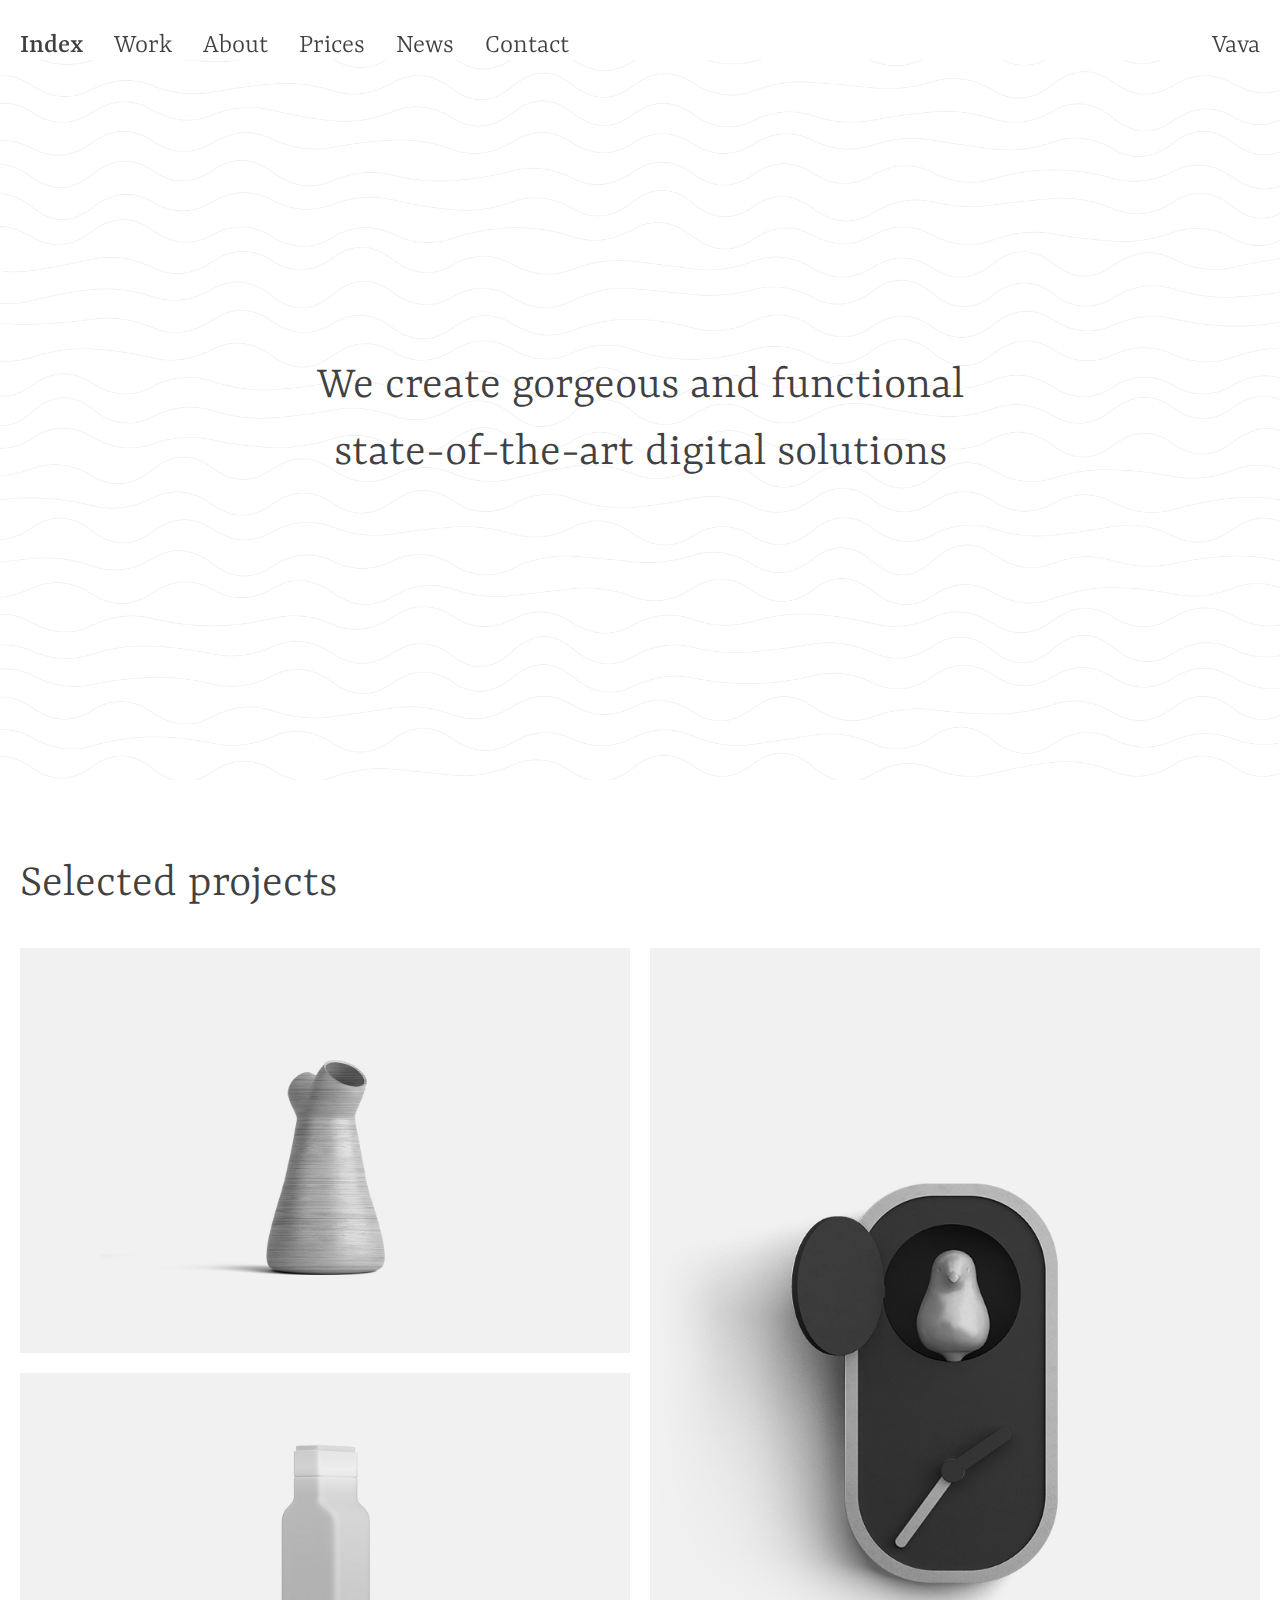
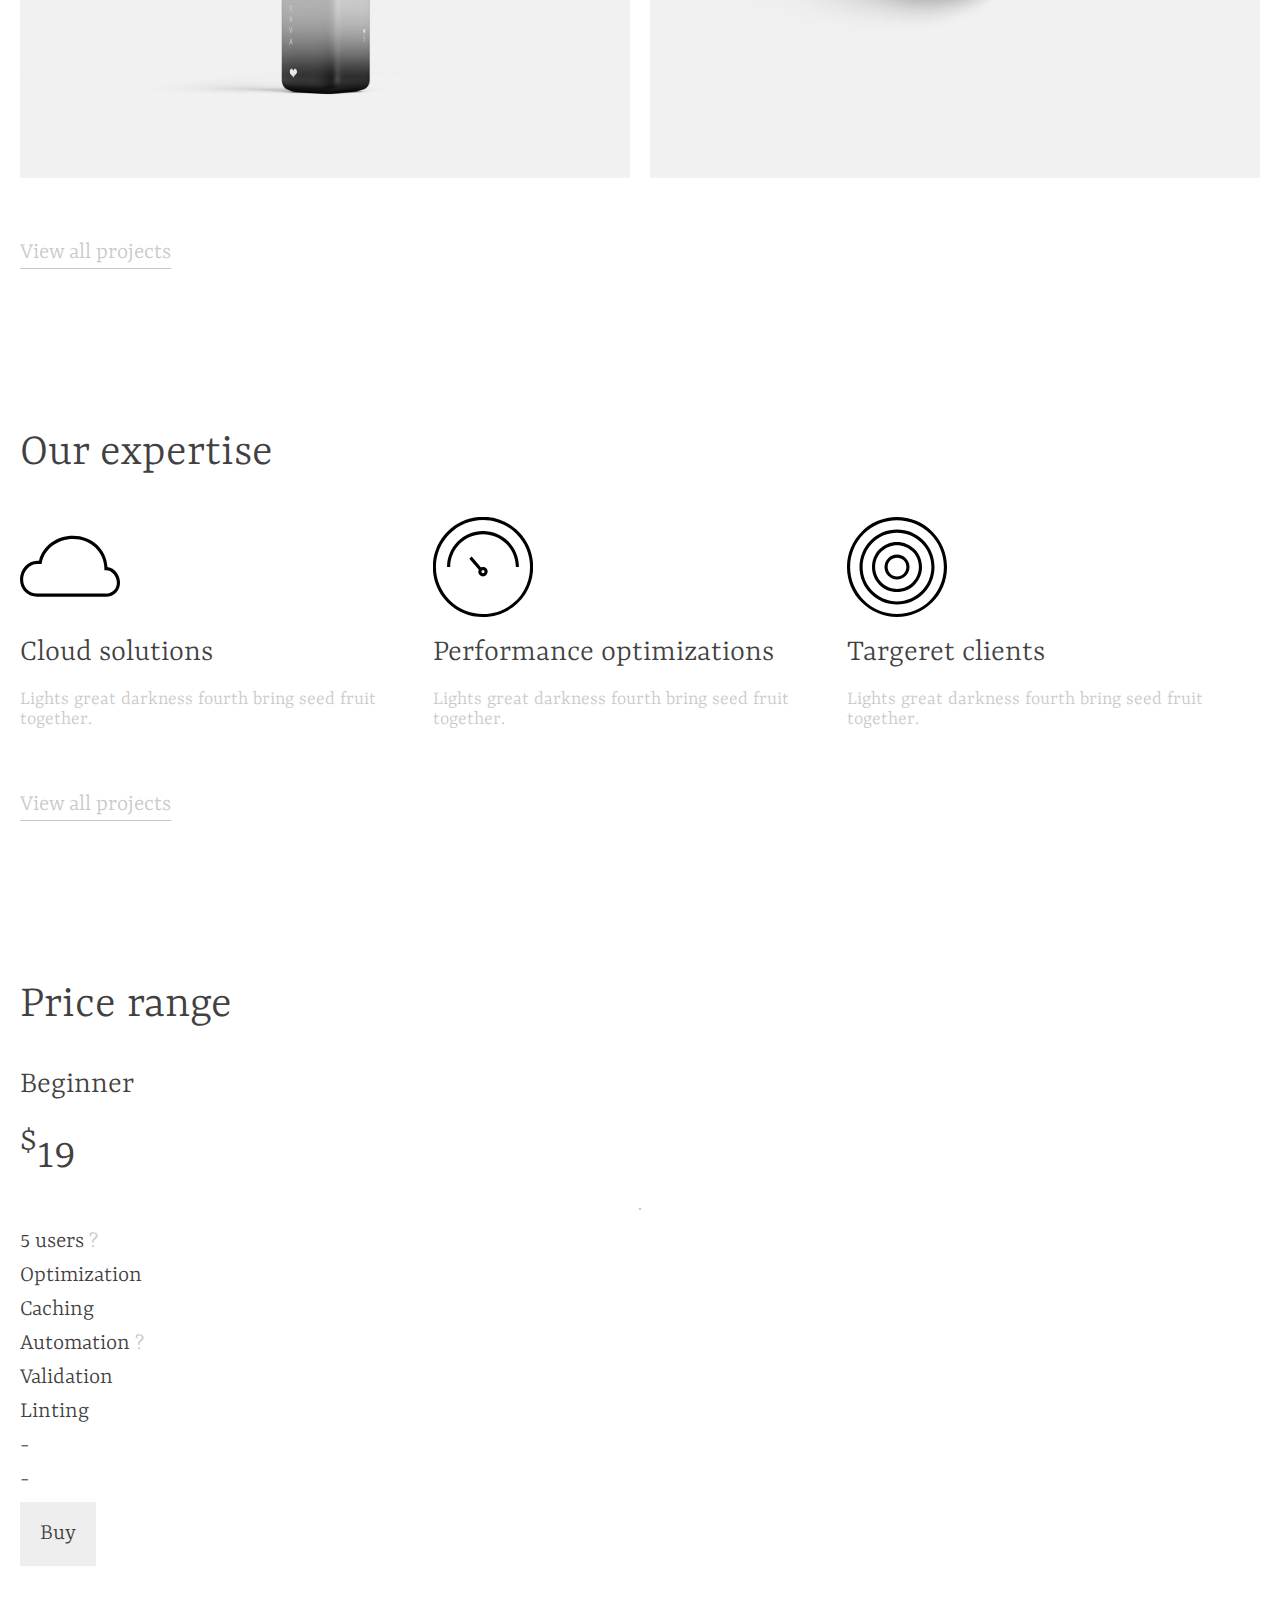
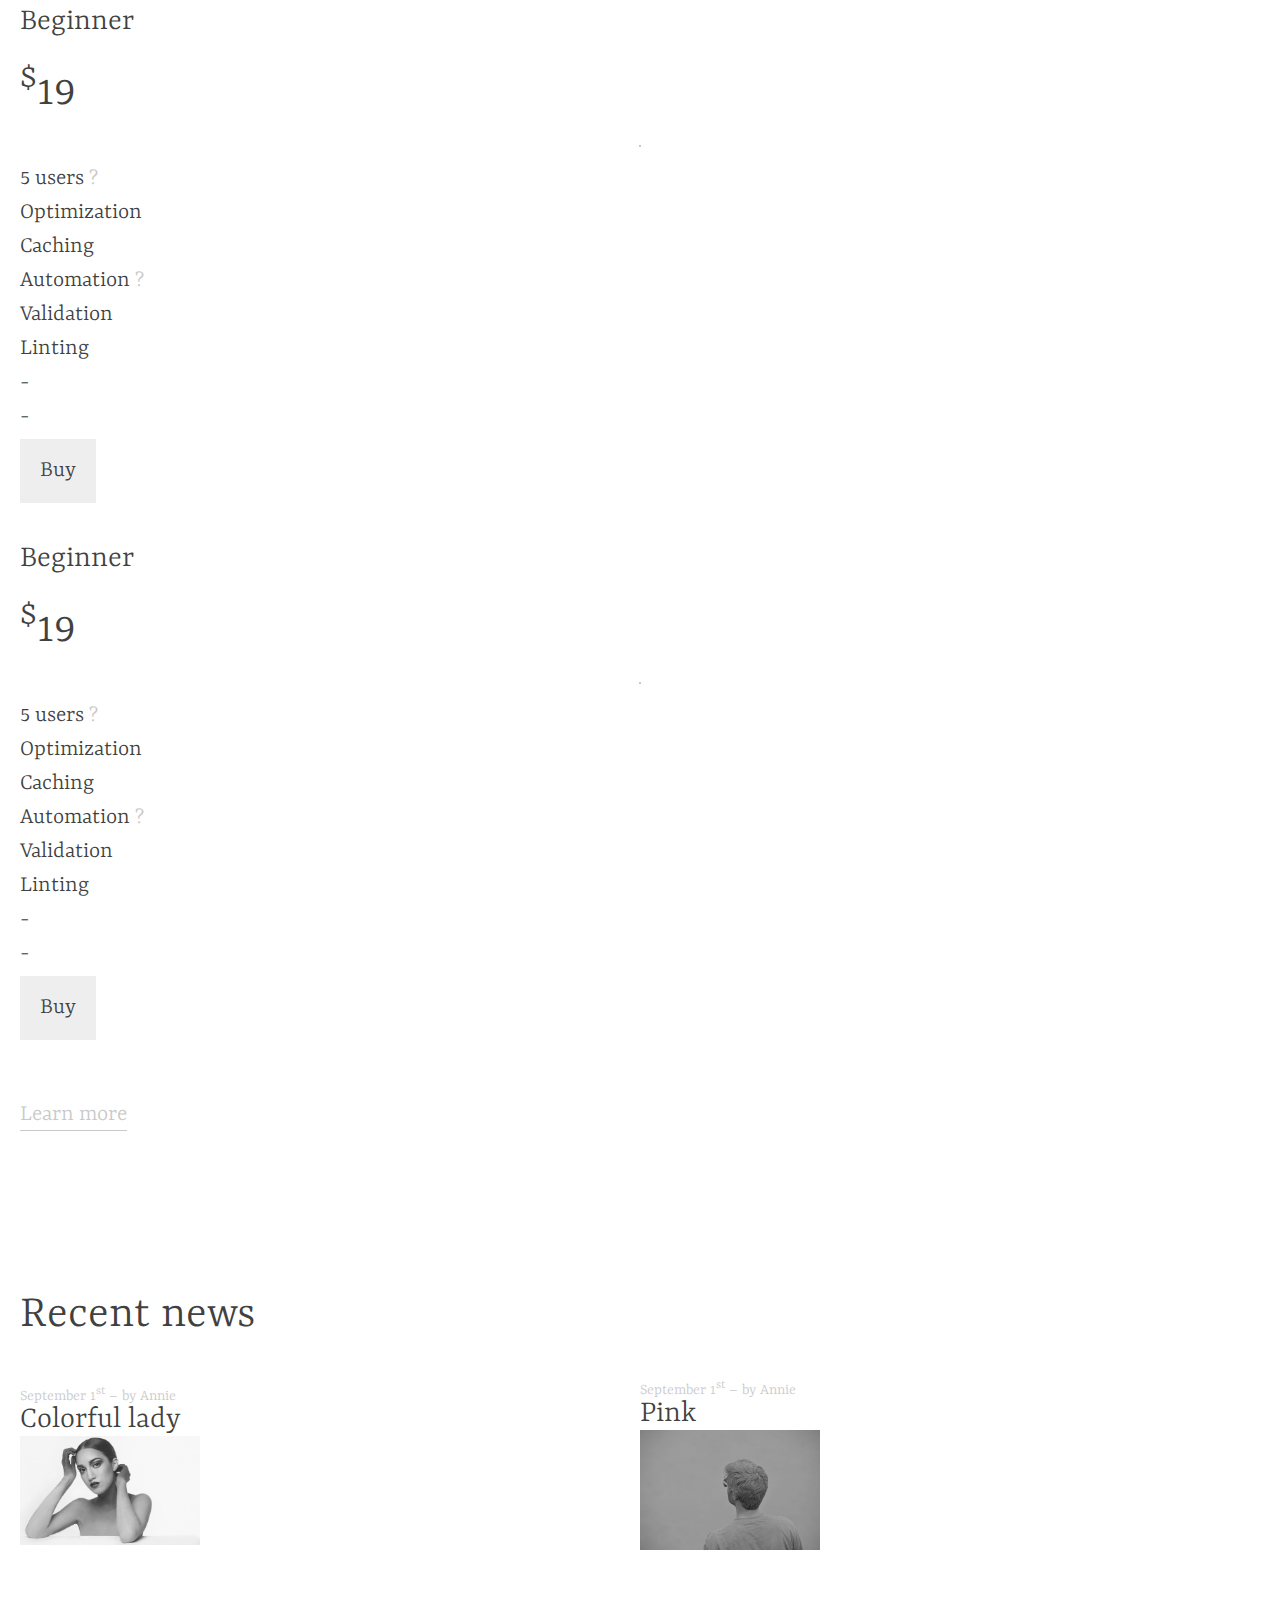
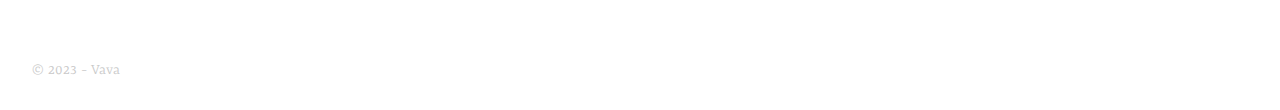
<file: index.html>
<!DOCTYPE html>
<html lang="en">

<head>
    <meta charset="UTF-8">
    <meta name="viewport" content="width=device-width, initial-scale=1.0">
    <title>Vava - Index</title>
    <link rel="stylesheet" href="./css/style.css">
</head>

<body>

    <div class="wrapper">
        <header>
            <nav class="container">
                <a href="index.html">Vava</a>
                <div id="btnMenu">Menú</div>
                <ul class="menu">
                    <li><a class="active" href="index.html">Index</a></li>
                    <li><a href="#">Work</a></li>
                    <li><a href="about.html">About</a></li>
                    <li><a href="#">Prices</a></li>
                    <li><a href="#">News</a></li>
                    <li><a href="#">Contact</a></li>
                </ul>
            </nav>
        </header>
        <section class="hero">
            <h1>We create gorgeous and functional state-of-the-art digital solutions</h1>
        </section>
        <main>

            <section id="projects">
                <div class="container">
                    <h2>Selected projects</h2>
                    <div class="grid">
                        <article>
                            <h3>Wooden</h3>
                        </article>
                        <article>
                            <h3>Bootle</h3>
                        </article>
                        <article>
                            <h3>Coo Coo</h3>
                        </article>
                    </div>
                </div>
                <p class="more"><a href="#">View all projects</a></p>
            </section>


            <section id="ourexpertise">
                <div class="container">
                    <h2>Our expertise</h2>
                    <div class="flex">
                        <article>
                            <figure>
                                <img src="./images/icons/2.svg">
                            </figure>
                            <h3>Cloud solutions</h3>
                            <p>Lights great darkness fourth bring seed fruit together.</p>
                        </article>
                        <article>
                            <figure>
                                <img src="./images/icons/1.svg">
                            </figure>
                            <h3>Performance optimizations</h3>
                            <p>Lights great darkness fourth bring seed fruit together.</p>
                        </article>
                        <article>
                            <figure>
                                <img src="./images/icons/3.svg">
                            </figure>
                            <h3>Targeret clients</h3>
                            <p>Lights great darkness fourth bring seed fruit together.</p>
                        </article>
                    </div>
                </div>
                <p class="more"><a href="#">View all projects</a></p>
            </section>

            <section id="price">
                <div class="container">
                    <h2>Price range</h2>
                    <div class="flex">
                        <article>
                            <h3>Beginner</h3>
                            <p class="price"><sup>$</sup>19</p>
                            <hr noshade="noshade">
                            <ul>
                                <li>5 users <span>?</span></li>
                                <li>Optimization</li>
                                <li>Caching</li>
                                <li>Automation <span>?</span></li>
                                <li>Validation</li>
                                <li>Linting</li>
                                <li>-</li>
                                <li>-</li>
                            </ul>
                            <a href="" class="buy">Buy</a>
                        </article>

                        <article>
                            <h3>Beginner</h3>
                            <p class="price"><sup>$</sup>19</p>
                            <hr noshade="noshade">
                            <ul>
                                <li>5 users <span>?</span></li>
                                <li>Optimization</li>
                                <li>Caching</li>
                                <li>Automation <span>?</span></li>
                                <li>Validation</li>
                                <li>Linting</li>
                                <li>-</li>
                                <li>-</li>
                            </ul>
                            <a href="" class="buy">Buy</a>
                        </article>

                        <article>
                            <h3>Beginner</h3>
                            <p class="price"><sup>$</sup>19</p>
                            <hr noshade="noshade">
                            <ul>
                                <li>5 users <span>?</span></li>
                                <li>Optimization</li>
                                <li>Caching</li>
                                <li>Automation <span>?</span></li>
                                <li>Validation</li>
                                <li>Linting</li>
                                <li>-</li>
                                <li>-</li>
                            </ul>
                            <a href="" class="buy">Buy</a>
                        </article>

                    </div>
                </div>
                <p class="more"><a href="#">Learn more</a></p>
            </section>

            <section id="news">
                <div class="container">
                    <h2>Recent news</h2>
                    <div class="flex">
                        <article>
                            <a href="#">
                                <p class="date">September 1<sup>st</sup> – by Annie</p>
                                <h3>Colorful lady</h3>
                                <figure>
                                    <img src="./images/colorful-lady.jpg" alt="colorful-lady">
                                </figure>
                            </a>
                        </article>

                        <article>
                            <a href="#">
                                <p class="date">September 1<sup>st</sup> – by Annie</p>
                                <h3>Pink</h3>
                                <figure>
                                    <img src="./images/pink.jpg" alt="pink">
                                </figure>
                            </a>
                        </article>
                    </div>
                </div>
            </section>


        </main>
        <footer>
            <div class="container">
                <p>&copy; 2023 - Vava</p>
            </div>
        </footer>
    </div>

</body>

</html>
</file>
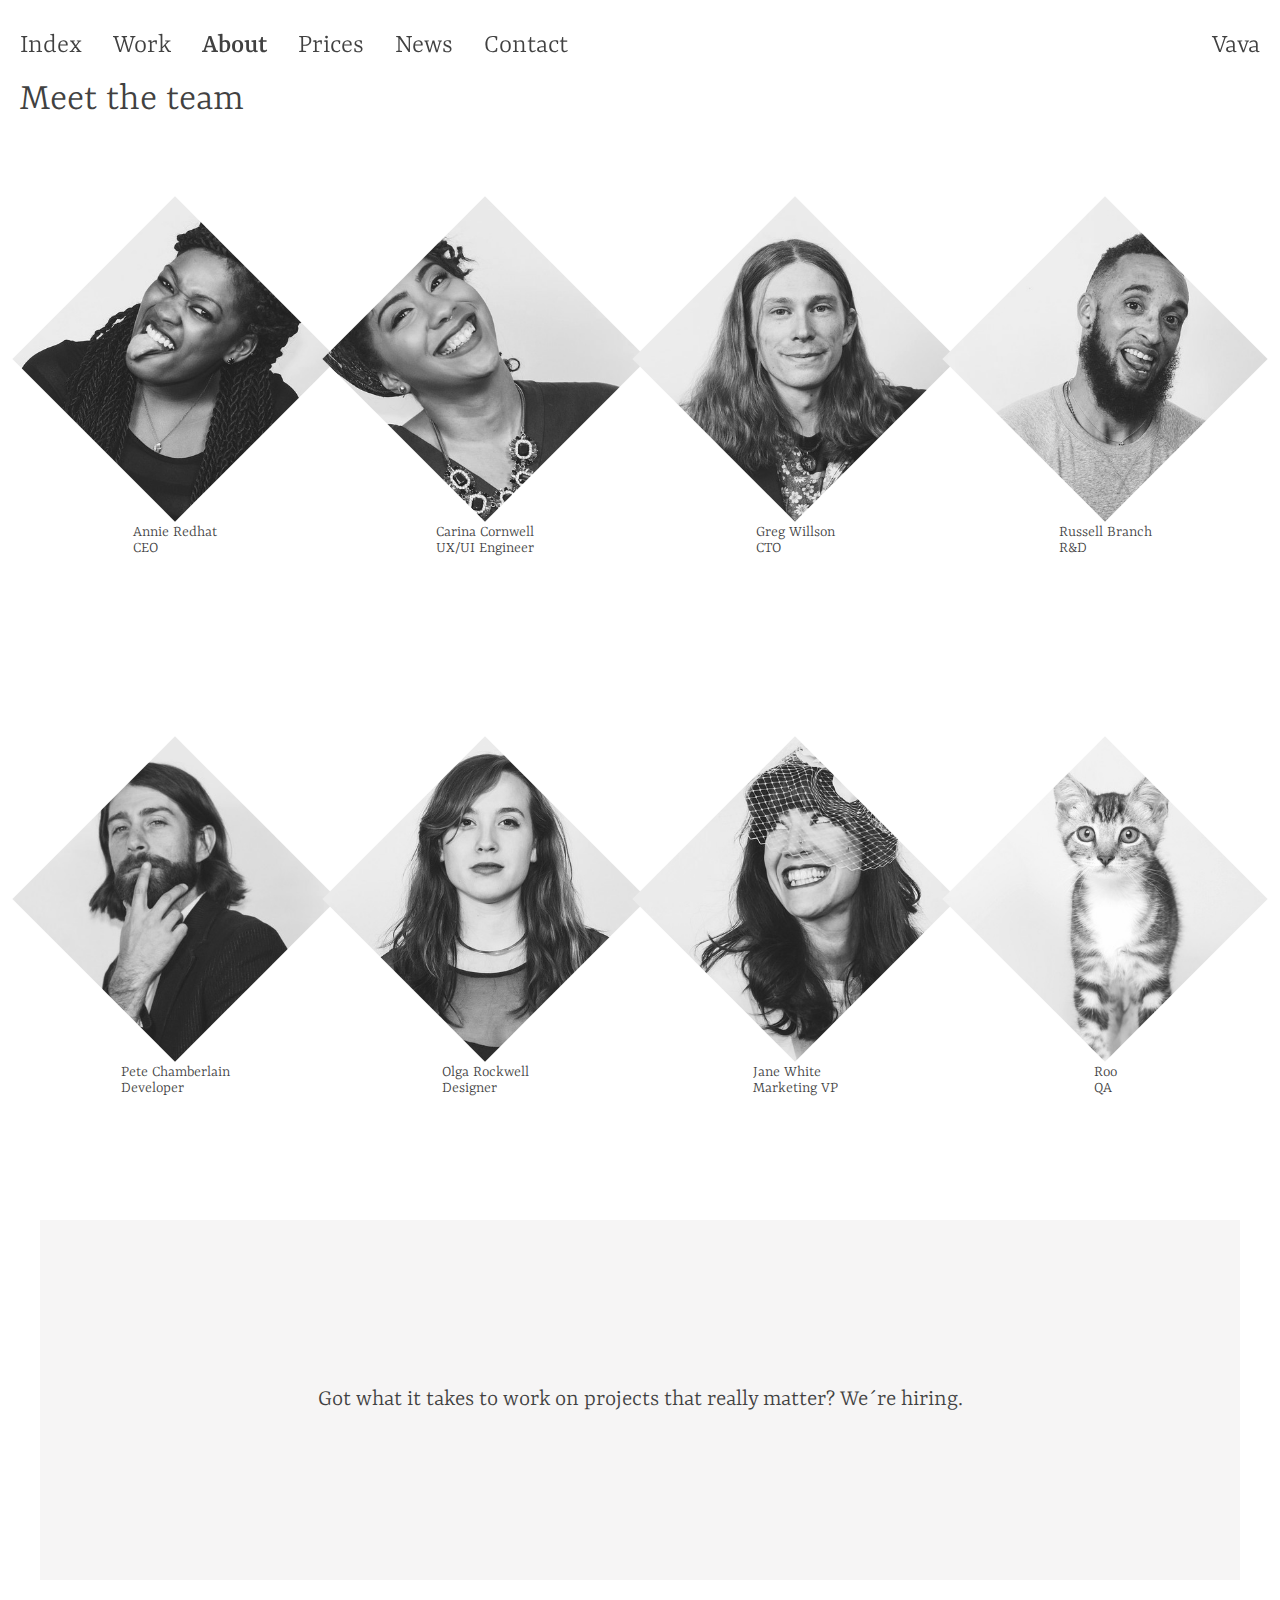
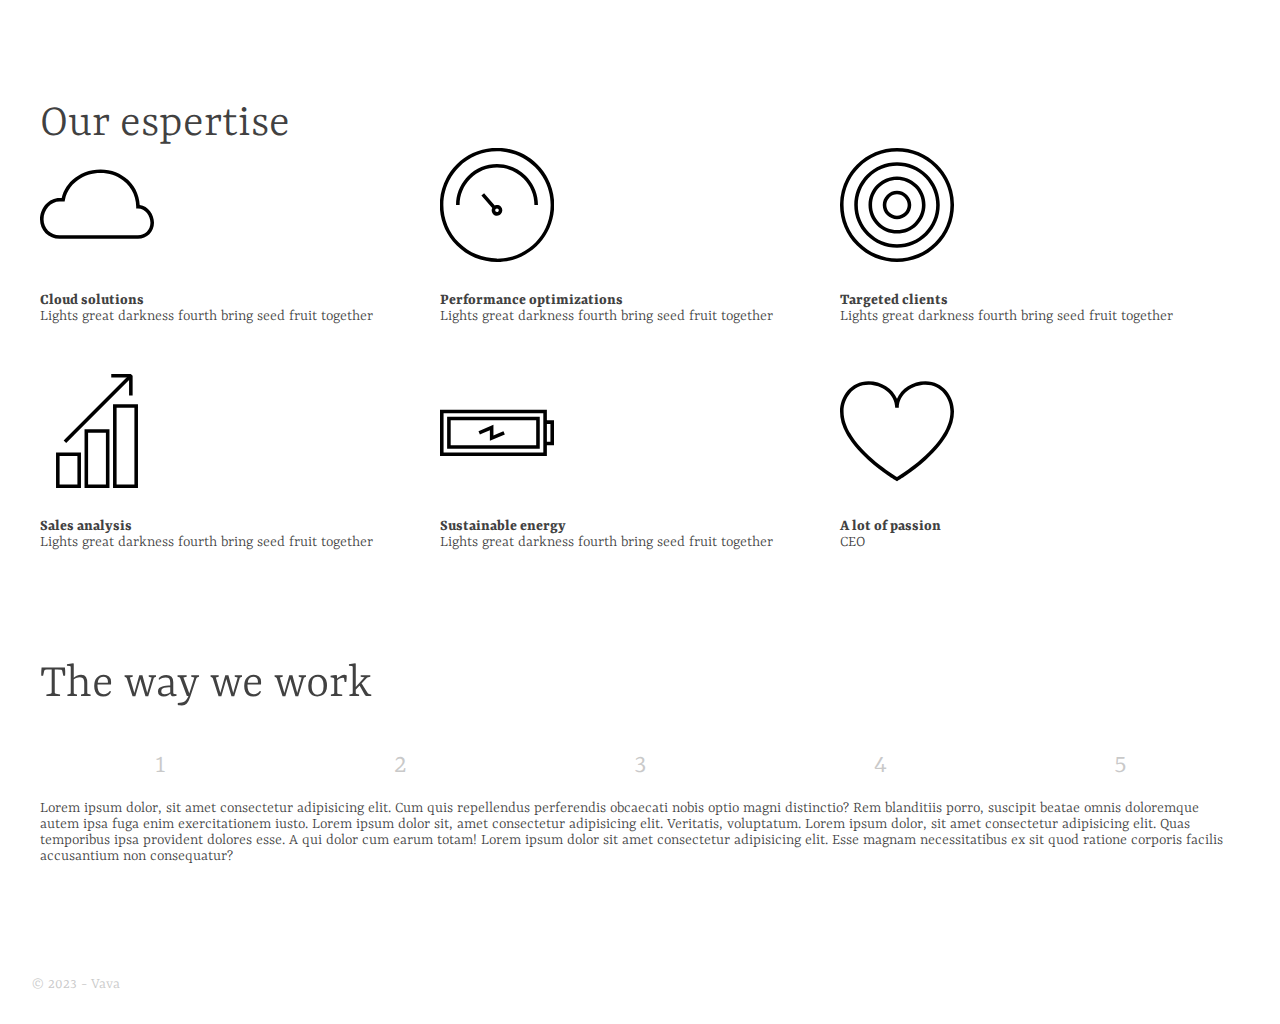
<file: about.html>
<!DOCTYPE html>
<html lang="en">

<head>
    <meta charset="UTF-8">
    <meta name="viewport" content="width=device-width, initial-scale=1.0">
    <title>Vava - About</title>
    <link rel="stylesheet" href="./css/style.css">
</head>

<body>

    <div class="wrapper">
        <header>
            <nav class="container">
                <a href="index.html">Vava</a>
                <div id="btnMenu">Menú</div>
                <ul class="menu">
                    <li><a href="index.html">Index</a></li>
                    <li><a href="#">Work</a></li>
                    <li><a class="active" href="about.html">About</a></li>
                    <li><a href="#">Prices</a></li>
                    <li><a href="#">News</a></li>
                    <li><a href="#">Contact</a></li>
                </ul>
            </nav>
        </header>


        <section class="hero2">
            <div class="container">
                <div>
                    <h2>Meet the team</h2>
                </div>
                <div class="container2">
                <article >
                    <figure >
                        <img src="./images/annie.jpg" alt="">
                    </figure>
                    <div>
                        <h3>Annie Redhat</h3>
                        <h4>CEO</h4>
                    </div>
                </article>
                <article>
                    <figure>
                        <img src="./images/carina.jpg" alt="">
                    </figure>
                    <div>
                        <h3>Carina Cornwell</h3>
                        <h4>UX/UI Engineer</h4>
                    </div>
                </article>
                <article>
                    <figure>
                        <img src="./images/greg.jpg" alt="">
                    </figure>
                    <div>
                        <h3>Greg Willson</h3>
                        <h4>CTO</h4>
                    </div>
                </article>
                <article>
                    <figure>
                        <img src="./images/russell.jpg" alt="">
                    </figure>
                    <div>
                        <h3>Russell Branch</h3>
                        <h4>R&D</h4>
                    </div>
                </article>
                <article>
                    <figure>
                        <img src="./images/pete.jpg" alt="">
                    </figure>
                    <div>
                        <h3>Pete Chamberlain</h3>
                        <h4>Developer</h4>
                    </div>
                </article>
                <article>
                    <figure>
                        <img src="./images/olga.jpg" alt="">
                    </figure>
                    <div>
                        <h3>Olga Rockwell</h3>
                        <h4>Designer</h4>
                    </div>
                </article>
                <article>
                    <figure>
                        <img src="./images/jane.jpg" alt="">
                    </figure>
                    <div>
                        <h3>Jane White</h3>
                        <h4>Marketing VP</h4>
                    </div>
                </article>
                <article>
                    <figure>
                        <img src="./images/roo.jpg" alt="">
                    </figure>
                    <div>
                        <h3>Roo</h3>
                        <h4>QA</h4>
                    </div>
                </article>
            </div>
            </div>
        </section>

        <main class="about">
            <section class="section-about container">
                <h3>Got what it takes to work on projects that really matter? We´re hiring.</h3>
            </section>

            <section class="our-expertise container">
                <h2>Our espertise</h2>
                <div class="flex">
                    <article>
                        <figure>
                            <img src="images/icons/2.svg" alt="">
                        </figure>
                        <div>
                            <h3>Cloud solutions</h3>
                            <h4>Lights great darkness fourth bring seed fruit together</h4>
                        </div>
                    </article>
                    <article>
                        <figure>
                            <img src="images/icons/1.svg" alt="">
                        </figure>
                        <div>
                            <h3>Performance optimizations</h3>
                            <h4>Lights great darkness fourth bring seed fruit together</h4>
                        </div>
                    </article>
                    <article>
                        <figure>
                            <img src="images/icons/3.svg" alt="">
                        </figure>
                        <div>
                            <h3>Targeted clients</h3>
                            <h4>Lights great darkness fourth bring seed fruit together</h4>
                        </div>
                    </article>
                    <article>
                        <figure>
                            <img src="images/icons/5.svg" alt="">
                        </figure>
                        <div>
                            <h3>Sales analysis</h3>
                            <h4>Lights great darkness fourth bring seed fruit together</h4>
                        </div>
                    </article>
                    <article>
                        <figure>
                            <img src="images/icons/6.svg" alt="">
                        </figure>
                        <div>
                            <h3>Sustainable energy</h3>
                            <h4>Lights great darkness fourth bring seed fruit together</h4>
                        </div>
                    </article>
                    <article>
                        <figure>
                            <img src="images/icons/4.svg" alt="">
                        </figure>
                        <div>
                            <h3>A lot of passion</h3>
                            <h4>CEO</h4>
                        </div>
                    </article>
                    
                </div>
            </section>

            <section class="work container">
                <h2>The way we work</h2>
                <nav>
                    <div>1</div>
                    <div>2</div>
                    <div>3</div>
                    <div>4</div>
                    <div>5</div>
                </nav>
                <p>Lorem ipsum dolor, sit amet consectetur adipisicing elit. Cum quis repellendus perferendis obcaecati nobis optio magni distinctio? Rem blanditiis porro, suscipit beatae omnis doloremque autem ipsa fuga enim exercitationem iusto. Lorem ipsum dolor sit, amet consectetur adipisicing elit. Veritatis, voluptatum. Lorem ipsum dolor, sit amet consectetur adipisicing elit. Quas temporibus ipsa provident dolores esse. A qui dolor cum earum totam! Lorem ipsum dolor sit amet consectetur adipisicing elit. Esse magnam necessitatibus ex sit quod ratione corporis facilis accusantium non consequatur?</p>

                
            </section>


        </main>

        <footer class="">
            <div class="container">
                <p>&copy 2023 - Vava</p>
            </div>
        </footer>
    </div>

</body>

</html>
</file>
<file: css/style.css>
@import url(reset.css);
@import url('https://fonts.googleapis.com/css2?family=Rasa:wght@300;500&display=swap');

:root{
    --font:  'Rasa', serif;
    --mainColor: #414141;
    --secondaryColor: #c9c9c9;
    --maxWidth: 87.5rem;
    --space: 1.25rem;
    --colorButton: #eeeeee;
}


img{
    width: 100%;
    height: auto;
    display: block;
    filter: grayscale(100%);
    transition: 1s;
}

img:hover{
    filter: grayscale(0%);
}

*{
    box-sizing: border-box;
}

.container{
    max-width: var(--maxWidth);
    margin: 0 auto;
}

body{
    font-family: var(--font);
    font-weight: 300;
    color: var(--mainColor);
    font-size: 1em;
}


/*inicio header*/

header{
    padding-top: 2em;
    background-color: rgba(255, 255, 255, 0.8);
    
}

header nav .menu{
    padding: calc( var(--space) * 2) 0;
}

header .container{
    display: flex;
    justify-content: space-between;
    flex-wrap: wrap;
    font-size: 1.75em;
    padding: 0rem 1.25rem;
}

header nav.container>a{
    display: inline-block;
    text-decoration: none;
    color: var(--mainColor);
    width: 50%;
}

header nav.container #btnMenu{
    width: 50%;
    text-align: right;
}

header nav.container .menu{
    width: 100%;
}

header nav.container .menu li{
    text-align:  center;
}

header nav.container .menu a{
    display: inline-block;
    padding: 0.625rem 0rem;
    text-decoration: none;
    color: var(--mainColor);
}

header nav.container .menu .active{
    font-weight: 500;
}

/*fin header*/

/* inicio de footer */
footer{
    padding: 2rem;
}

footer .container{
    padding: rem 1.25rem;
    color: var(--secondaryColor);
}

/* final del footer */

/* inicio hero */

.hero{
    background-image: url(../images/fondo.png);
    height: 80vh;
    background-size: cover;
    display: flex;
    justify-content: center;
    align-items: center;
    padding: 1.25rem;

}

.hero h1{
    text-align: center;
    font-size: 3em;
    line-height: 1.4em ;
}
/* final hero */


/* inicio projects */

/* estilos genericos de la seccion los hago atacando a section */
main section {
    padding: calc(var(--space)*4) 1.25rem;  
}

main #projects .grid{
    display: grid;
    gap: var(--space);
    grid-template-rows: 1fr 1fr 2fr;
    grid-template-columns: 1fr;
}

main #projects .grid article{
    filter: grayscale(100%);
    transition: 1s;
    &:hover{
        filter: grayscale(0%);
    }
}

main #projects .grid article:first-child{
    background-image: url('../images/vase-wooden.jpg');
    background-size: cover;
    background-position: center center;
    height: 45vh;
    overflow: hidden;
}

main #projects .grid article:last-child{
    background-image: url('../images/coo-coo-clock.png');
    background-size: cover;
     background-position: center center;
     overflow: hidden; /* mascara de recorte */
}

main #projects .grid article:nth-child(2){
    background-image: url('../images/bottle-gradient-2.jpg');
    background-size: cover;
     background-position: center center;
     overflow: hidden; /* mascara de recorte */
}

main #projects .grid article{
    position: relative;
}

main #projects .grid article h3{
    position: absolute;
    bottom: 1.25rem;
    left: 0.60rem;
    font-size: 2rem;
    font-weight: 500;
    transition: 1s;
    opacity: 0;
}

main #projects .grid article:hover h3{
    left: 1.25rem;
    opacity: 1;
}

main section h2{
    font-size: 3em;
    padding-bottom: 2.5rem;
    text-align: center;
}

main .more a{
    color: var(--secondaryColor);
    display: inline-block;
    padding: 0.20rem 0rem;
    text-decoration: none;
    font-size: 1.5em;
    margin-top: calc(var(--space)*3);
    border-bottom: 1px solid var(--secondaryColor);
}


/* fin projects */

/* inicio our expertise */

main #ourexpertise .flex{
    display: flex;
    flex-direction: column;
    gap: var(--space);
}
main #ourexpertise article{
    text-align: center;
}
main #ourexpertise article figure{
    max-width: 100px;
    margin: 0 auto;
}

main #ourexpertise article h3{
    font-size: 2rem;
    padding: var(--space) 0;
}

main #ourexpertise article p{
    color: var(--secondaryColor);
    font-size: 1.25em;
}
/* fin our expertise */

/* inicio de price */

main #price .flex{
    display: flex;
    flex-direction: column;
    gap: calc(var(--space)*2);
}

main #price .flex article{
    text-align: center;
}

main #price .flex article h3{
    font-size: 2em;
}

main #price .flex article .price{
    font-size: 3em;
    margin: var(--space) 0;
}

main #price .flex article hr{
    border: 0.5px solid var(--secondaryColor);
    margin-bottom: var(--space);
}

main #price .flex article li{
    margin-bottom: 0.625rem;
    font-size: 1.5rem;
    & span{
        color: var(--secondaryColor);
    }
}

.buy {
    background-color: var(--colorButton);
    display: inline-block;
    padding: var(--space);
    font-size: 1.5rem;
    text-decoration: none;
    color: var(--mainColor);
    transition: 0.5s;
    &:hover{
        background-color: var(--secondaryColor);
    }
}


/* final de price */

/* inicio de news */

main #news .flex{
    display: flex;
    flex-wrap: wrap;
    gap: var(--space);
}

main #news .flex article a{
    display: block;
    text-decoration: none;
    color: var(--mainColor);
}

main #news .flex article a p{
    color: var(--secondaryColor)
}

main #news .flex article a h3{
    font-size: 2rem;
}



/* final de news */
/* inicio de about */


.hero2 .container>div>h2{
    font-size: 2.5rem;
    text-align: center;
}

.hero2 .container{
    padding: 1.25rem;
}

.hero2 .container .container2>article{
    width: 100%;
    height: 80vh;
    display: flex;
    justify-content: center;
    align-items: center;
    flex-direction: column;

    &:hover :is(figure, img) {
        transform: rotate(0deg)
    }
    
}

.hero2 .container .container2>article>div{
    padding-top: 3.125rem;
}

.hero2 .container .container2>article>figure{
    width: 15.625rem;
    transform: rotate(45deg);
    overflow: hidden;
    transition: 1s;
}

.hero2 .container .container2>article>figure>img{
    transform: rotate(-45deg) scale(2);
            transition: 1s;
}


/* Inicio section about */
.about{
    padding: 0 2.5em;
}
.about .section-about{
    width: 100%;
    height: 40vh;
    display: flex;
    justify-content: center;
    align-items: center;
    text-align: center;
    background-color: #c0bcbc25;
    padding: 0 2.5em;
}


main .section-about>h3{
        
        font-size: 1.5rem;
    }

.our-expertise{
    width: 100%;
    
    & h2{
        padding: 3.125rem 0;
        text-align: center;
    }
}



.flex {
    display: flex;
    flex-wrap: wrap;
    gap: var(--space);

    & article{
        width: 100%;
        display: flex;
            justify-content:center;
            align-items: center;
            flex-direction: column;

            & figure{
                width: 30%;
            }

            & div{
                padding: 1.875rem 0;
                text-align: center;
                & h3{
                    font-weight: 700;
                }
            }
    }
}    

/* Fin section about */
/* inicio section about */
    .work{
        padding-left: 0;
        padding-right: 0;
    }
    .work>h2{
        font-size: 2.1875rem;
    }

    .work>p{
        padding-top: 1.25rem;
    }

    .work>nav{
        width: 100%;
        display: flex;
        

        & div{
            color: var(--secondaryColor);
            width: 20%;
            display: flex;
            justify-content: center;
            align-items: center;
            font-size: 1.875rem;
            
            &:hover{
                color: var(--mainColor);
                border-bottom: 2px solid var(--mainColor);
            }
        }

        & p{
            font-size: 1.5625rem;
        }

    }

    
/* fin section about */


/* fin de about */





/* mediaqueries */

@media(min-width: 48rem){
    header{
        padding-top: 2em;
        background-color: rgba(255, 255, 255, 0.8);
        position: sticky;
        top: 0;
        z-index: 1;
    }
    header nav.container #btnMenu{
        display: none;
    }  

    header nav.container .menu{
        width: 80%;
    
        order: 1;
    }   

    header nav.container>a{
        width: 20%;
        order: 2; /* order es un regla de flex */
        text-align: right;
    }
    
    header nav.container .menu li{
        text-align:  left;
        display: inline-block;
    }   

    header nav .menu{
        padding: 0;
    }

    header nav.container .menu a{
        padding: 0rem calc(var(--space)*1.25) 0 0;
    }

    .hero h1{
        max-width: 43.75rem;
    }

    main #projects .grid{
        grid-template-rows: 1fr 1fr;
        grid-template-columns: 1fr 1fr;
    }

    main #projects .grid  article:last-child{
        grid-column: 2;
        grid-row: 1/3;
    }

    main #ourexpertise .flex{
        flex-direction: row;
    }
    main #ourexpertise article{
        text-align: left;
    }

    main #ourexpertise article figure{
        max-width: 6.25rem;
        margin: 0;
    }

    main #price .flex{
        flex-direction: row;
    }

    main #price .flex article{
        width: 100%;
        text-align: left;
    }

    main section h2{
        text-align: left;
    }

    main #news article{
        width: calc( 50% - var(--space) );
    }

    main #news article figure {
        max-height: 12.5rem;
        overflow: hidden;
    }

    .hero2 .container>div>h2{
        font-size: 2.5rem;
        text-align: start;
    }
    
    .hero2 .container{
        padding: 1.25rem;
        
    }

    .hero2 .container .container2{
        width: 100%;
        display: flex;
        justify-content: center;
        align-items: center;
        flex-wrap: wrap;
    
    }
    
    .hero2 .container .container2>article{
        padding-top: 1.25rem;
        width: 25%;
        height: 60vh;
        display: flex;
        justify-content: center;
        align-items: center;
        
    }
    
    
    .hero2 .container .container2>article>figure{
        width: 14.375rem;
        
    }

    .our-expertise{
        padding: 0;
    }


    .our-expertise h2{
        text-align: start;
        padding-bottom: 0;
        padding-top: 2.5em;
    }
    
    .flex {
        display: flex;
        flex-wrap: wrap;
        
        gap: var(--space);
    
        & article{
            
            width: calc(33.333% - var(--space));
            
            display: flex;
            justify-content:center;
            align-items: start;
            flex-direction: column;

            & figure{
                width: 30%;
            }

            & div{
                text-align: start;
                padding: 30px 0;
                & h3{
                    font-weight: 700;
                }
            }
        }
    }  
    
    .work>h2{
        font-size: 3.125rem;
    }
    
    
}

@media(min-width: 62.5rem){
    main #news article figure {
        max-height: 280px;
        overflow: hidden;
    }
}

@media(min-width: 87.5rem){
    header .container{
        padding: 0;
    }

    footer .container{
        padding: 0;
    }

    main #news article figure {
        max-height: 25rem;
        overflow: hidden;
    }

    .hero2 .container>div>h2{
        
        padding-top: 1.25rem;
    }

    .hero2 .container{
        padding: 0;
    }

    .hero2 .container .container2>article{
        padding-top: 1.25rem;
        width: 25%;
        height: 40vh;
        display: flex;
        justify-content: center;
        align-items: center;
        
    }
}
</file>
